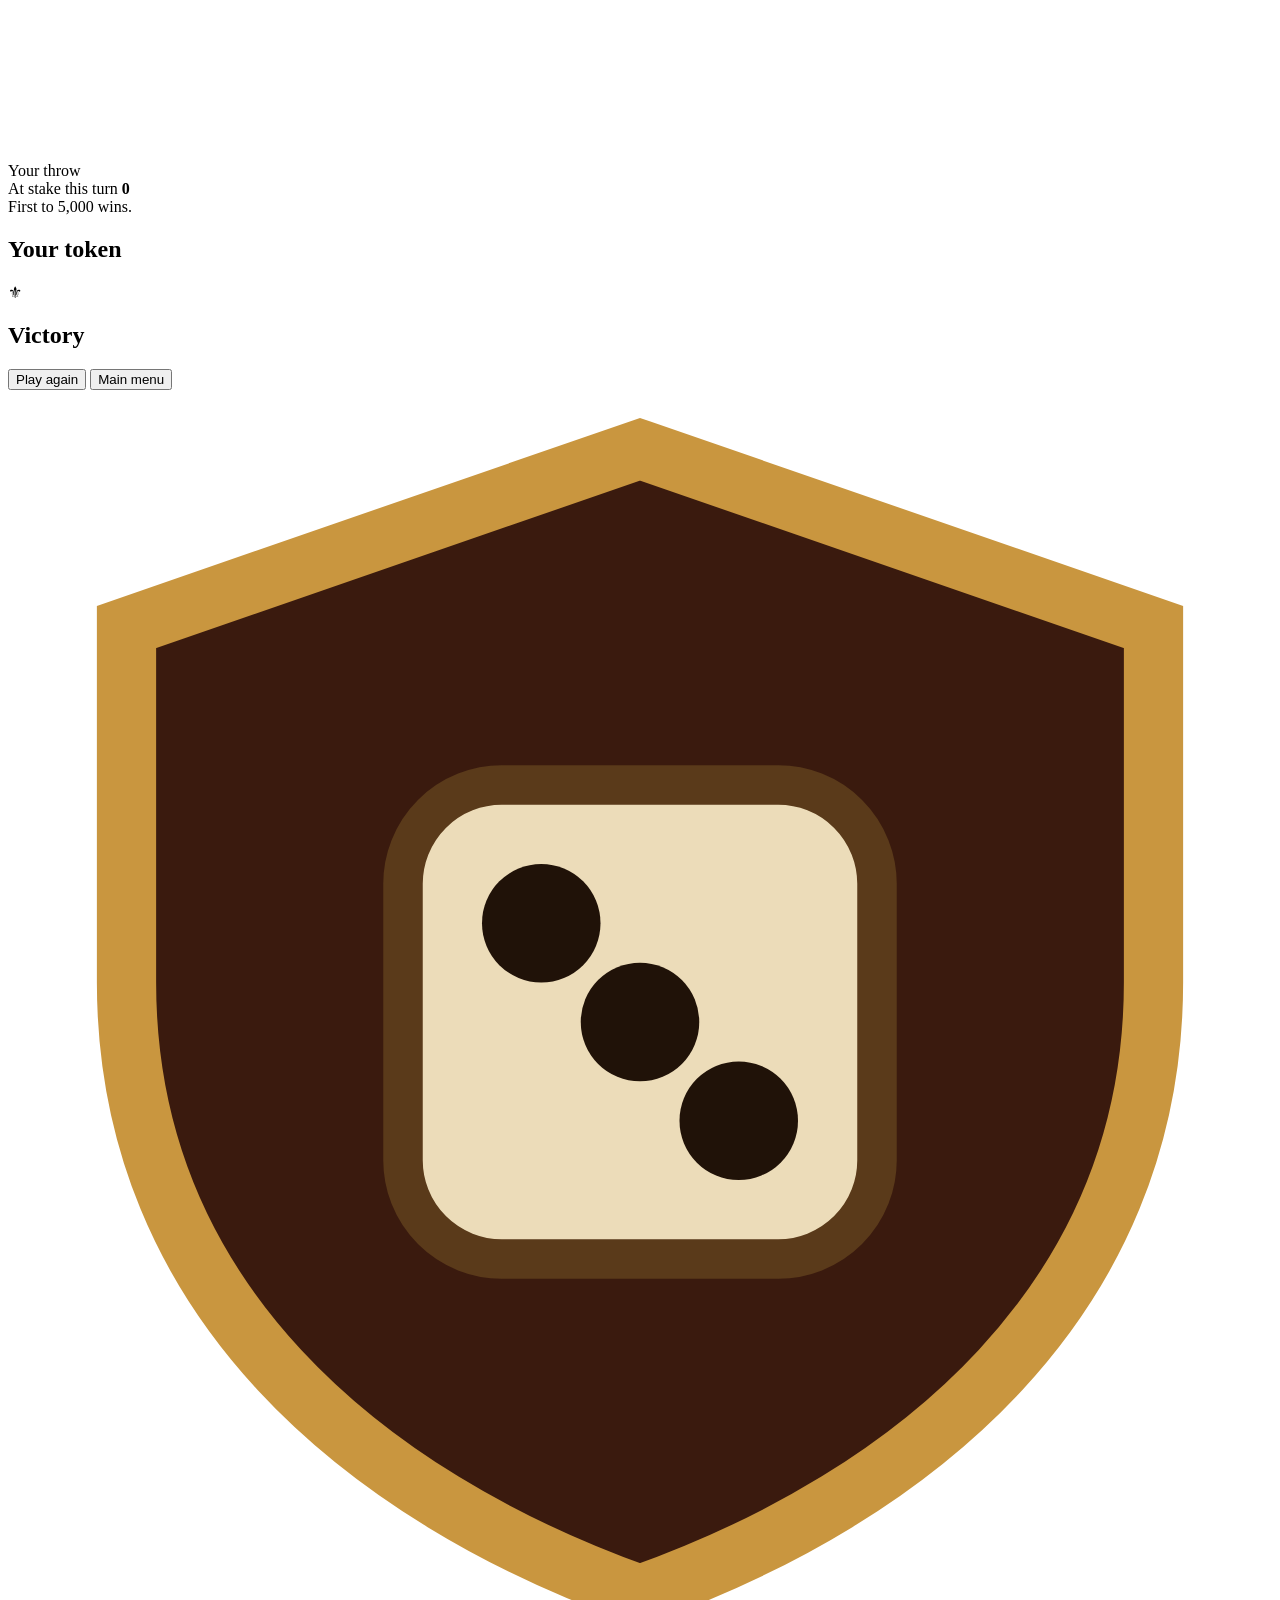
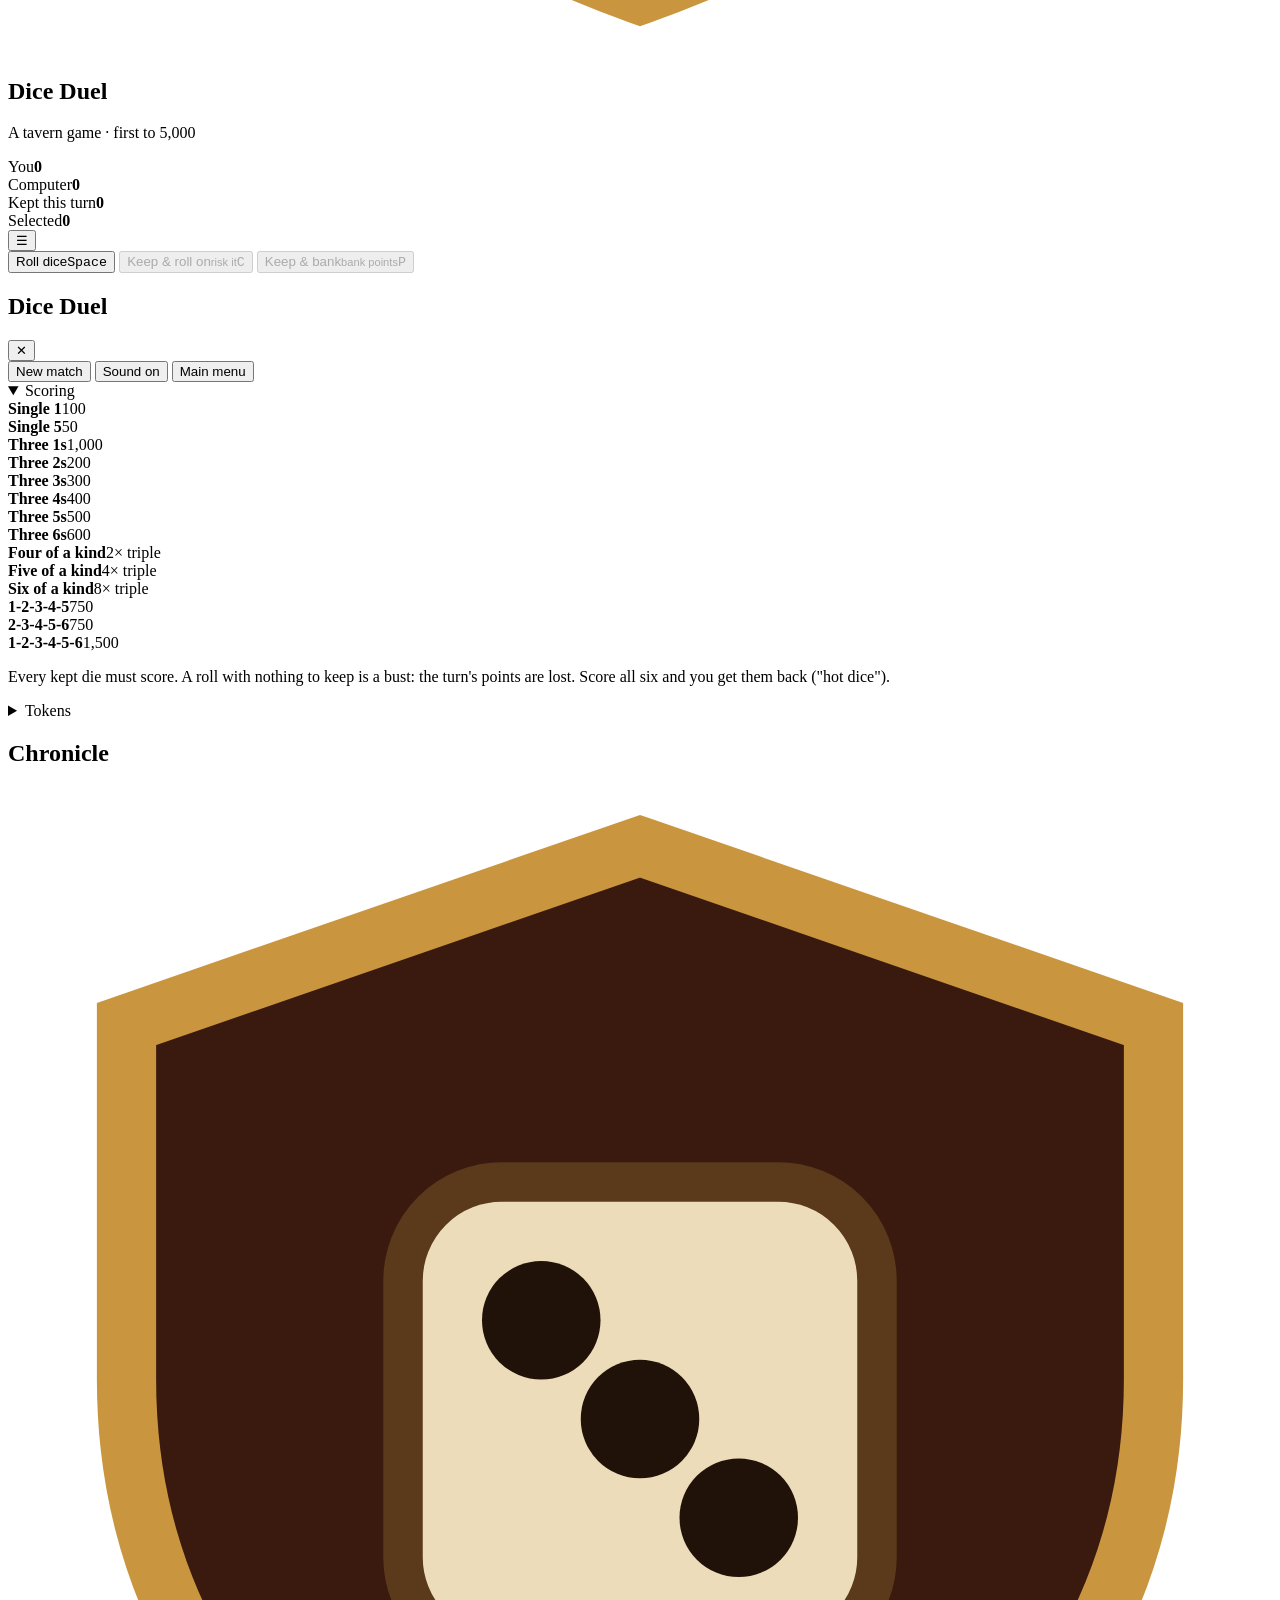
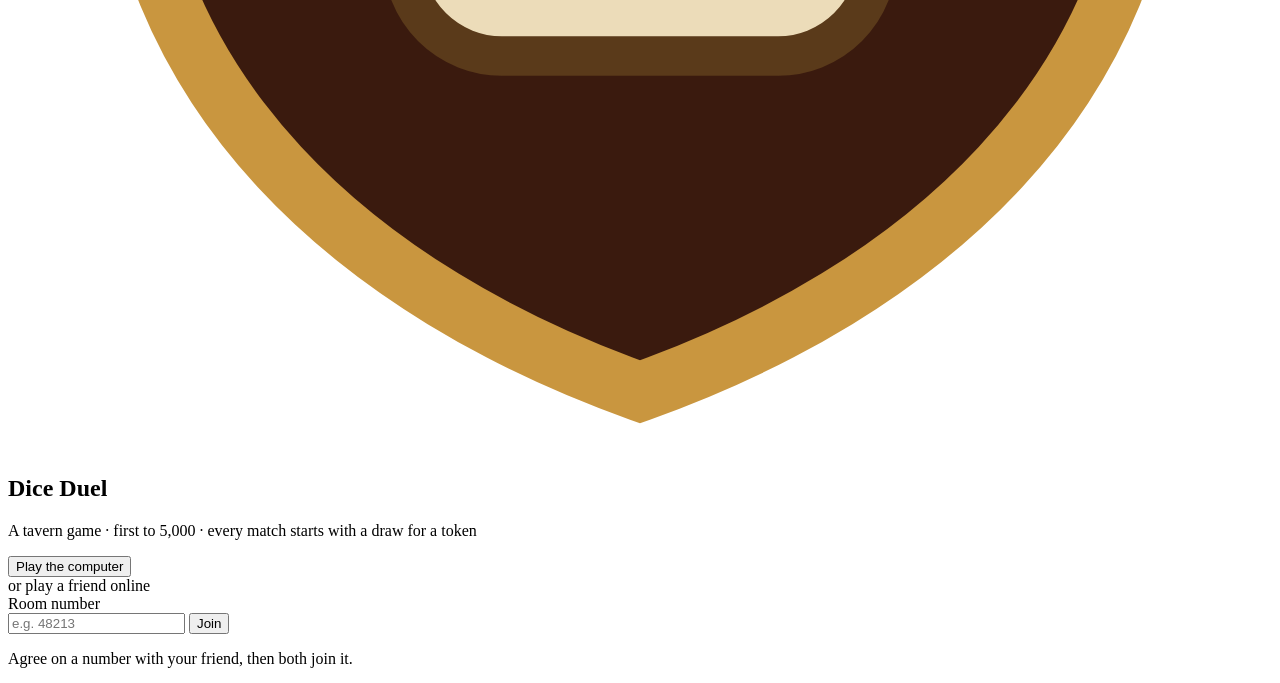
<file: src/template.html>
<!doctype html>
<html lang="en">
<head>
  <meta charset="utf-8" />
  <meta name="viewport" content="width=device-width, initial-scale=1, viewport-fit=cover" />
  <meta name="theme-color" content="#1a0e06" />
  <meta name="apple-mobile-web-app-capable" content="yes" />
  <meta name="mobile-web-app-capable" content="yes" />
  <meta name="apple-mobile-web-app-status-bar-style" content="black-translucent" />
  <title>Dice Duel — a tavern game</title>
  <link rel="icon" href="data:image/svg+xml,%3Csvg xmlns='http://www.w3.org/2000/svg' viewBox='0 0 64 64'%3E%3Crect x='6' y='6' width='52' height='52' rx='12' fill='%23ecdcb9' stroke='%235a3a1a' stroke-width='3'/%3E%3Ccircle cx='20' cy='20' r='6' fill='%23201208'/%3E%3Ccircle cx='32' cy='32' r='6' fill='%23201208'/%3E%3Ccircle cx='44' cy='44' r='6' fill='%23201208'/%3E%3C/svg%3E" />
  <style>
/*__FONTS__*/
/*__STYLES__*/
  </style>
</head>
<body>
  <main class="app">
    <section class="table-wrap" id="tableWrap">
      <canvas id="gameCanvas" aria-label="3D dice table"></canvas>
      <div class="vignette" aria-hidden="true"></div>
      <div class="popup-layer" id="popupLayer" aria-hidden="true"></div>

      <div class="turn-ribbon player" id="turnRibbon" aria-live="polite">Your throw</div>

      <div class="turn-pouch empty" id="turnPouch" aria-live="polite">
        <span class="turn-pouch-label" id="turnPouchLabel">At stake this turn</span>
        <strong id="turnScore">0</strong>
      </div>
      <div class="banner" id="banner">First to 5,000 wins.</div>
      <div class="prompt-bar" id="promptBar" role="group" aria-live="polite"></div>

      <div class="pick-modal" id="pickModal" role="dialog" aria-modal="true" aria-labelledby="pickTitle">
        <div class="pick-card-wrap">
          <h2 id="pickTitle">Your token</h2>
          <p id="pickSub"></p>
          <div class="pick-grid" id="pickGrid"></div>
          <p class="pick-wait" id="pickWait" hidden></p>
        </div>
      </div>

      <div class="stamp" id="stamp" aria-live="assertive"></div>

      <div class="end-modal" id="endModal" role="dialog" aria-modal="true" aria-labelledby="endTitle">
        <div class="end-card">
          <div class="end-crest" aria-hidden="true">⚜</div>
          <h2 id="endTitle">Victory</h2>
          <p id="endText"></p>
          <div class="end-actions">
            <button id="endAgainBtn" class="btn primary">Play again</button>
            <button id="endMenuBtn" class="btn ghost">Main menu</button>
          </div>
        </div>
      </div>
    </section>

    <aside class="panel">
      <header class="panel-head">
        <div class="crest" aria-hidden="true">
          <svg viewBox="0 0 64 64"><path d="M32 3 L58 12 V30 C58 46 46 56 32 61 C18 56 6 46 6 30 V12 Z" fill="#3a1a0e" stroke="#c9963f" stroke-width="3"/><rect x="20" y="20" width="24" height="24" rx="5" fill="#ecdcb9" stroke="#5a3a1a" stroke-width="2"/><circle cx="27" cy="27" r="3" fill="#201208"/><circle cx="32" cy="32" r="3" fill="#201208"/><circle cx="37" cy="37" r="3" fill="#201208"/></svg>
        </div>
        <div>
          <h1>Dice Duel</h1>
          <p class="sub">A tavern game · first to 5,000</p>
        </div>
      </header>

      <section class="scores" id="scores">
        <div class="score-row player" id="playerRow">
          <div class="score-top"><span class="who">You</span><strong class="js-my-total">0</strong></div>
          <div class="bar"><span class="js-my-bar"></span></div>
          <button class="token-chip" id="myChip" hidden><img alt="" hidden /><span class="tc-text"></span></button>
        </div>
        <div class="score-row ai" id="aiRow">
          <div class="score-top"><span class="who js-opp-name">Computer</span><strong class="js-opp-total">0</strong></div>
          <div class="bar"><span class="js-opp-bar"></span></div>
          <div class="token-chip" id="oppChip" hidden><img alt="" hidden /><span class="tc-text"></span></div>
        </div>
        <div class="mini-stats">
          <div><span>Kept this turn</span><b id="bankedThisTurn">0</b></div>
          <div><span>Selected</span><b id="selectedScore">0</b></div>
        </div>
        <span class="net-badge" id="netBadge" hidden>● Online</span>
        <button class="sheet-btn" id="sheetBtn" aria-label="Menu, rules and log">☰</button>
      </section>

      <section class="controls" id="controls">
        <button id="rollBtn" class="btn primary"><span>Roll dice</span><kbd>Space</kbd></button>
        <button id="continueBtn" class="btn" disabled><span>Keep &amp; roll on</span><small class="btn-sub">risk it</small><kbd>C</kbd></button>
        <button id="passBtn" class="btn gold" disabled><span>Keep &amp; bank</span><small class="btn-sub">bank points</small><kbd>P</kbd></button>
      </section>

      <div class="sheet-scrim" id="sheetScrim"></div>
      <section class="extras" id="extras">
        <div class="sheet-head">
          <h2>Dice Duel</h2>
          <button class="sheet-close" id="sheetCloseBtn" aria-label="Close">✕</button>
        </div>
        <div class="btn-row small">
          <button id="newGameBtn" class="btn ghost">New match</button>
          <button id="soundBtn" class="btn ghost" aria-pressed="true">Sound on</button>
          <button id="menuBtn" class="btn ghost">Main menu</button>
        </div>

        <details class="scoring-key" id="scoringKey" open>
          <summary>Scoring</summary>
          <div class="key-grid">
            <div><b>Single 1</b><span>100</span></div>
            <div><b>Single 5</b><span>50</span></div>
            <div><b>Three 1s</b><span>1,000</span></div>
            <div><b>Three 2s</b><span>200</span></div>
            <div><b>Three 3s</b><span>300</span></div>
            <div><b>Three 4s</b><span>400</span></div>
            <div><b>Three 5s</b><span>500</span></div>
            <div><b>Three 6s</b><span>600</span></div>
            <div><b>Four of a kind</b><span>2× triple</span></div>
            <div><b>Five of a kind</b><span>4× triple</span></div>
            <div><b>Six of a kind</b><span>8× triple</span></div>
            <div><b>1-2-3-4-5</b><span>750</span></div>
            <div><b>2-3-4-5-6</b><span>750</span></div>
            <div><b>1-2-3-4-5-6</b><span>1,500</span></div>
          </div>
          <p class="key-note">Every kept die must score. A roll with nothing to keep is a bust: the turn's points are lost. Score all six and you get them back ("hot dice").</p>
        </details>

        <details class="scoring-key token-key" id="tokenKey">
          <summary>Tokens</summary>
          <div id="tokenKeyBody"></div>
        </details>

        <section class="log-wrap">
          <h2>Chronicle</h2>
          <ol id="log" class="log"></ol>
        </section>
      </section>
    </aside>
  </main>

  <div class="lobby" id="lobby" role="dialog" aria-modal="true" aria-labelledby="lobbyTitle">
    <div class="lobby-card">
      <div class="crest" aria-hidden="true">
        <svg viewBox="0 0 64 64"><path d="M32 3 L58 12 V30 C58 46 46 56 32 61 C18 56 6 46 6 30 V12 Z" fill="#3a1a0e" stroke="#c9963f" stroke-width="3"/><rect x="20" y="20" width="24" height="24" rx="5" fill="#ecdcb9" stroke="#5a3a1a" stroke-width="2"/><circle cx="27" cy="27" r="3" fill="#201208"/><circle cx="32" cy="32" r="3" fill="#201208"/><circle cx="37" cy="37" r="3" fill="#201208"/></svg>
      </div>
      <h2 id="lobbyTitle">Dice Duel</h2>
      <p class="lobby-sub">A tavern game · first to 5,000 · every match starts with a draw for a token</p>

      <button id="playAiBtn" class="btn primary">Play the computer</button>

      <div class="lobby-divider"><span>or play a friend online</span></div>

      <label class="room-label" for="roomInput">Room number</label>
      <div class="room-row">
        <input id="roomInput" type="text" inputmode="numeric" pattern="[0-9]*" autocomplete="off" maxlength="9" placeholder="e.g. 48213" />
        <button id="joinBtn" class="btn gold">Join</button>
      </div>
      <p class="lobby-status" id="lobbyStatus" aria-live="polite">Agree on a number with your friend, then both join it.</p>
      <button id="cancelJoinBtn" class="btn ghost" hidden>Cancel</button>
    </div>
  </div>

  <script>
/*__PEERJS__*/
  </script>
  <script>
/*__SCRIPT__*/
  </script>
</body>
</html>
</file>
